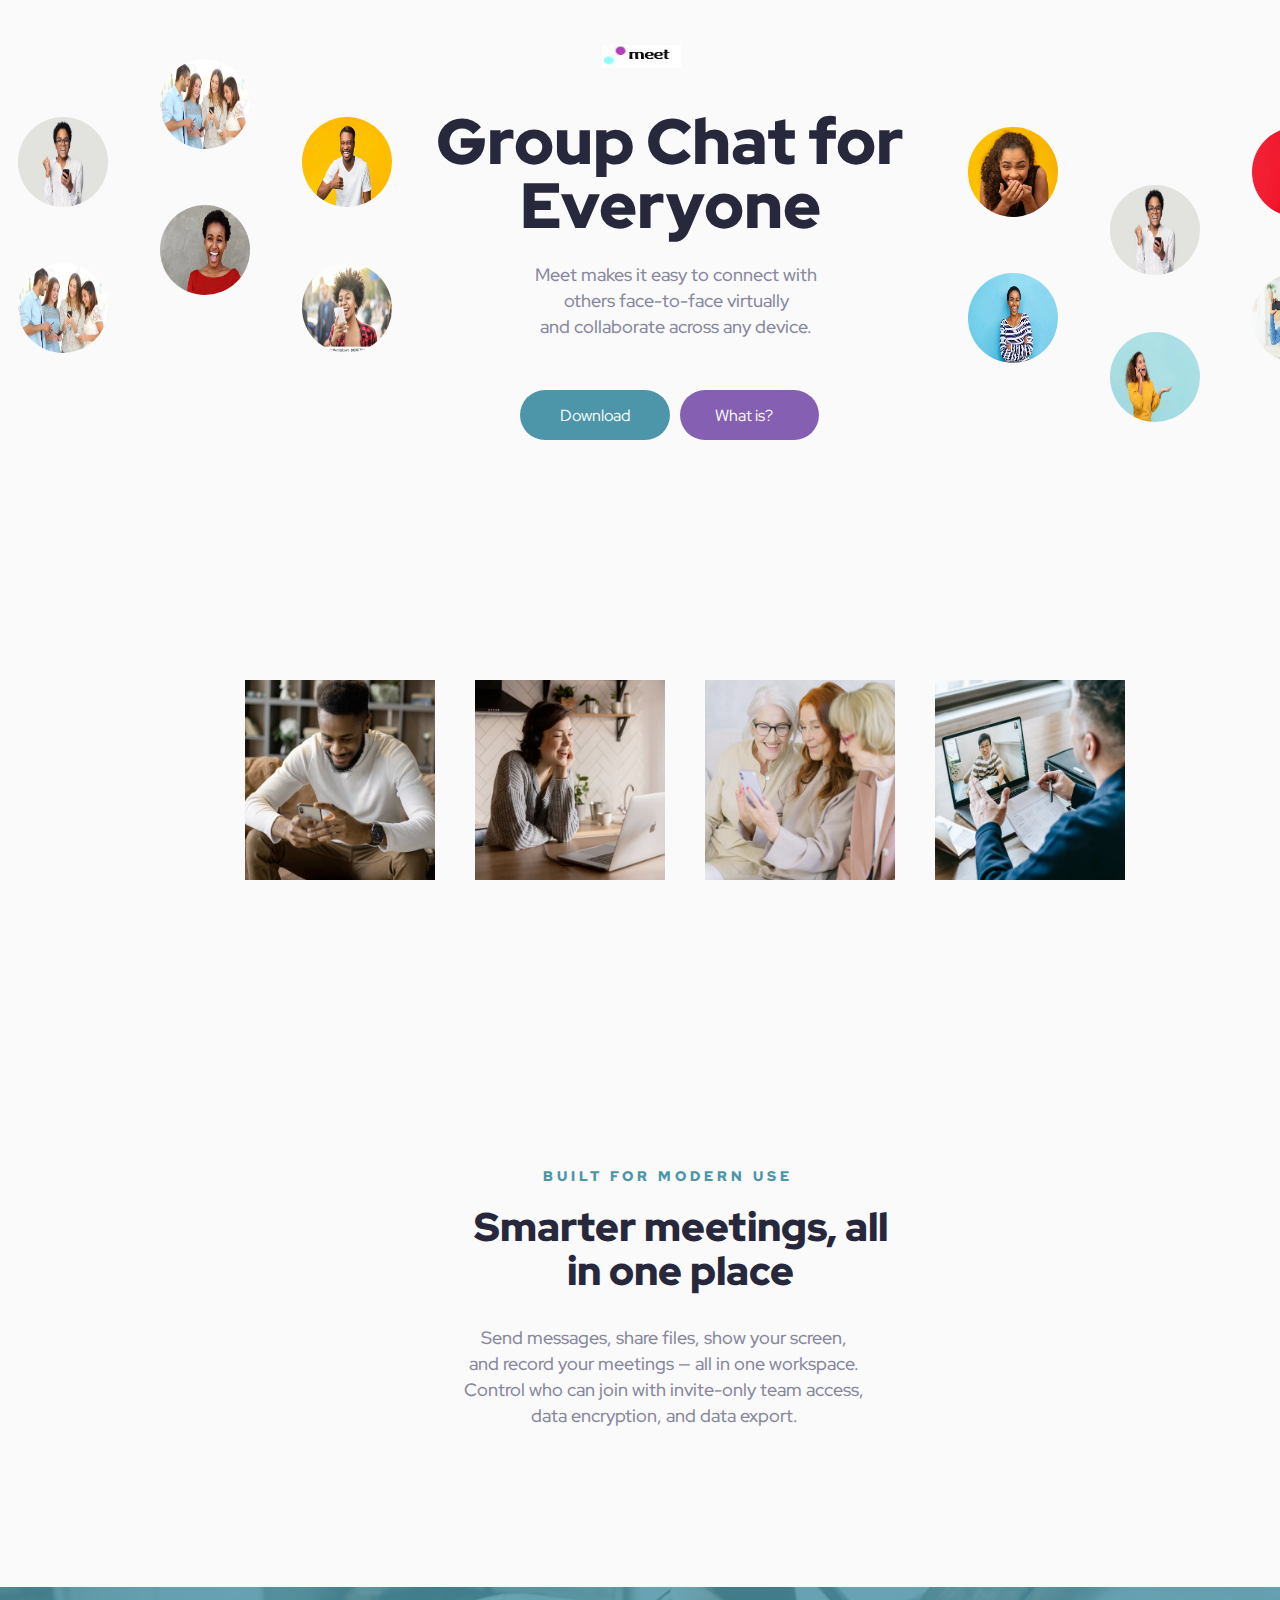
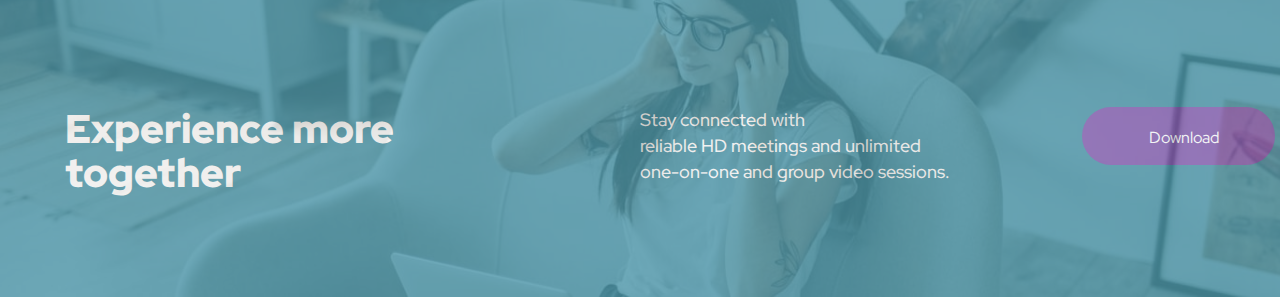
<file: index.htm>
<!DOCTYPE html>
<html>
<head>
	<meta charset="utf-8">
	<meta name="viewport" content="width=device-width, initial-scale=1.0">
	<title>Landing Page</title>
	<link rel="preconnect" href="https://fonts.googleapis.com">
	<link rel="preconnect" href="https://fonts.gstatic.com" crossorigin>
	<link href="https://fonts.googleapis.com/css2?family=Red+Hat+Display:wght@500;900&display=swap" rel="stylesheet">
	<link rel="stylesheet" type="text/css" href="style.css">
</head>
<body>
	<header>
		<img src="image/logo.jpg" alt="logo" id="logo">
	</header>
	<section class="sec-1">
			<div class="right-image">
				<img src="image/12.jpg" alt="pic 12"id="pic1">
				<img src="image/2.jpg" alt="pic 2"  id="pic2">
				<img src="image/3.jpg" alt="pic 3"  id="pic3">
				<img src="image/4.jpg" alt="pic 4"  id="pic4">
				<img src="image/5.jpg" alt="pic 5"  id="pic5">
				<img src="image/6.jpg" alt="pic 6"  id="pic6">
			</div>

			<div class="title">
				<h1 id="main-title"> Group Chat for Everyone</h1>
				<p id="sub-title">Meet makes it easy to connect with <br> others face-to-face virtually <br>
				and collaborate across any device.</p>
				<a href="#" id="Download"><span>Download</span></a>
				<a href="#" id="What"><span>What is?</span></a>
			</div>

			<div class="left-image">
				<img src="image/9.jpg"  alt="pic 9"   id="pic9">
				<img src="image/11.jpg" alt="pic 11"  id="pic11" >
				<img src="image/12.jpg" alt="pic 12"  id="pic12" >
				<img src="image/13.jpg" alt="pic 12"  id="pic13" >
				<img src="image/14.jpg" alt="pic 12"  id="pic14" >
				<img src="image/15.jpg" alt="pic 12"  id="pic15" >
			</div>
	</section>
	<section class="sec-2">
			<img src="image/man.jpg" alt="man" id="man">
			<img src="image/woman.jpg" alt="woman" id="woman">
			<img src="image/old.jpg" alt="old" id="old">
			<img src="image/meet.jpg" alt="meet" id="meet">
	</section>

	<section class="sec-3">
		<h2 id="middle-title">Built for modern use</h2>
		<h3 id="mid">Smarter meetings, all in one place</h3>
		<p id="para">Send messages, share files, show your screen,<br> and record your meetings — all in one workspace.<br> Control who can join with invite-only team access,<br> data encryption, and data export.</p>
	</section>
	<footer class="foot">
			<h4 id="foot-head">Experience more together</h4>
			<p id="foot-par">Stay connected with<br>reliable HD meetings and unlimited<br> one-on-one and group video sessions.</p>
			<div class="footer-button">
				<a href="#" id="footer-button"><span>Download</span></a>
			</div>
			<div class="image">
				<img src="image/image-footer.jpg" width="500" id="footer-image">
			</div>
	</footer>
</body>
</html>
</file>
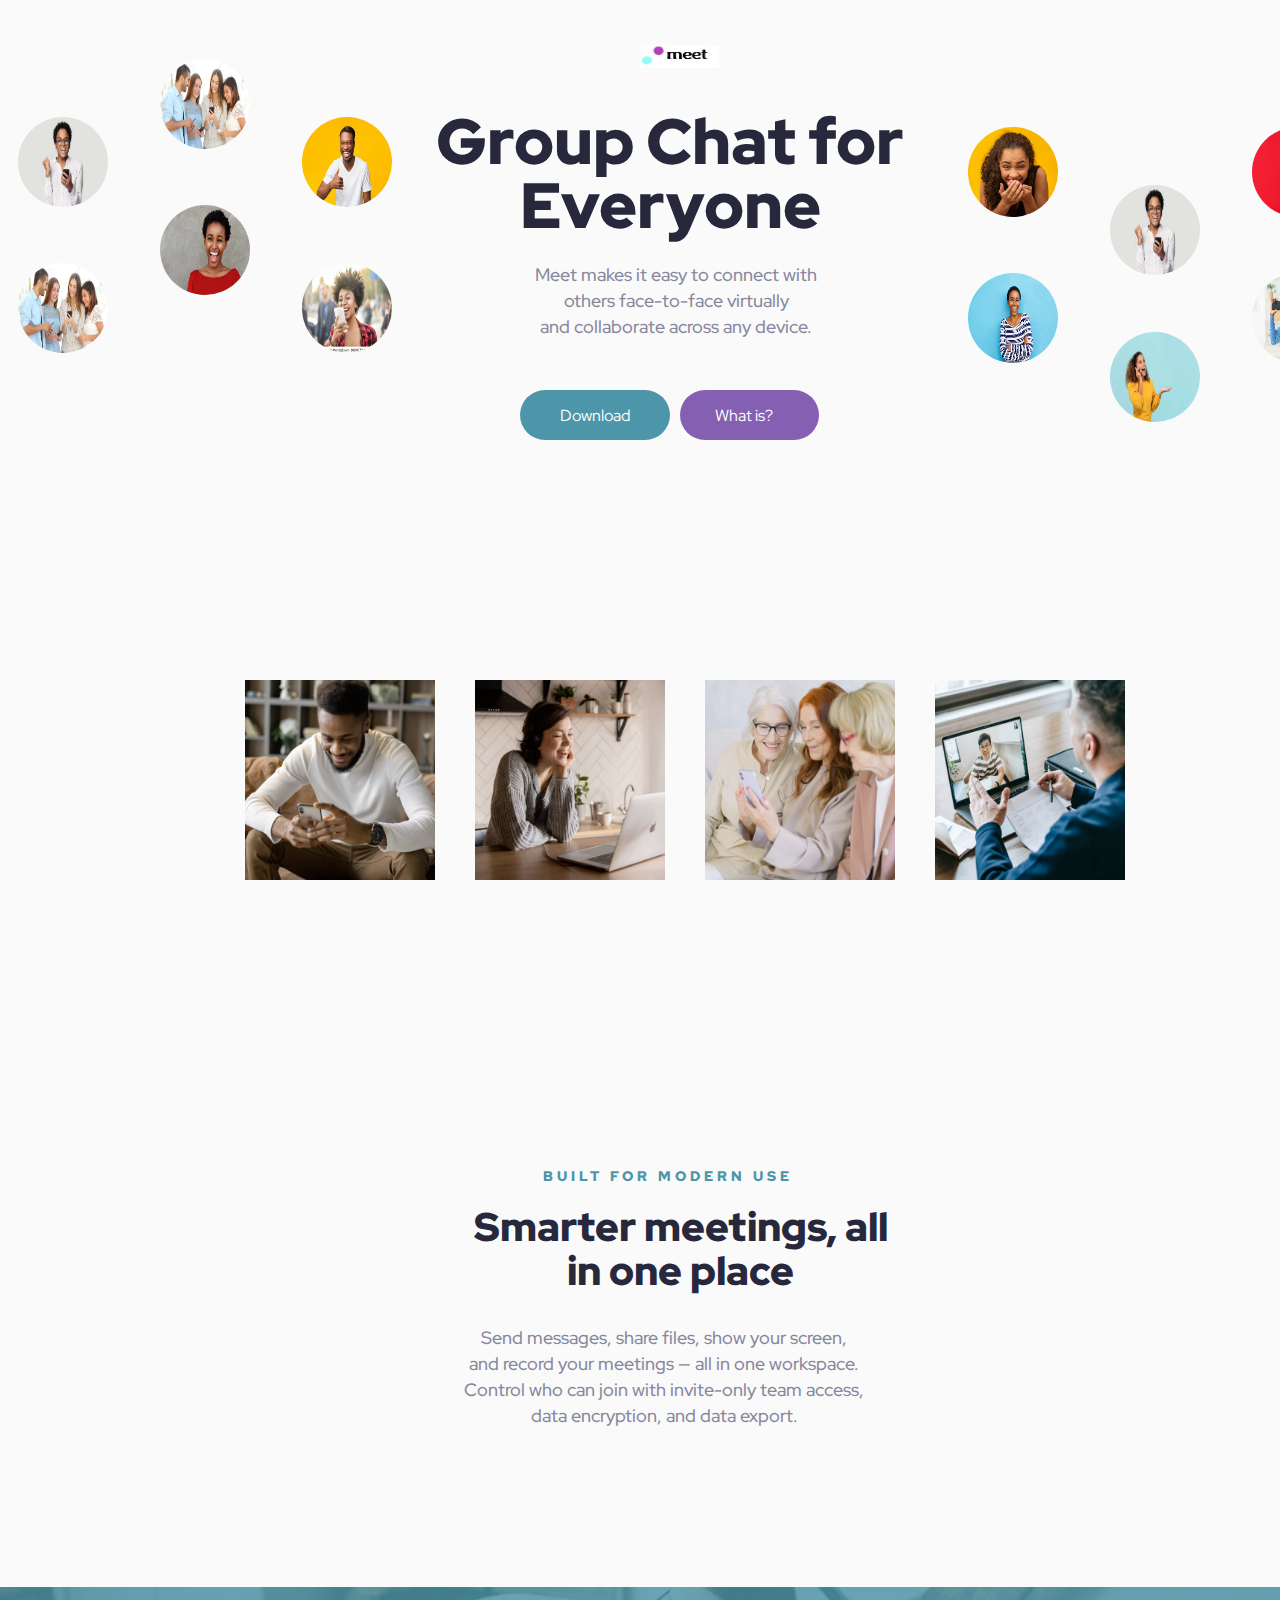
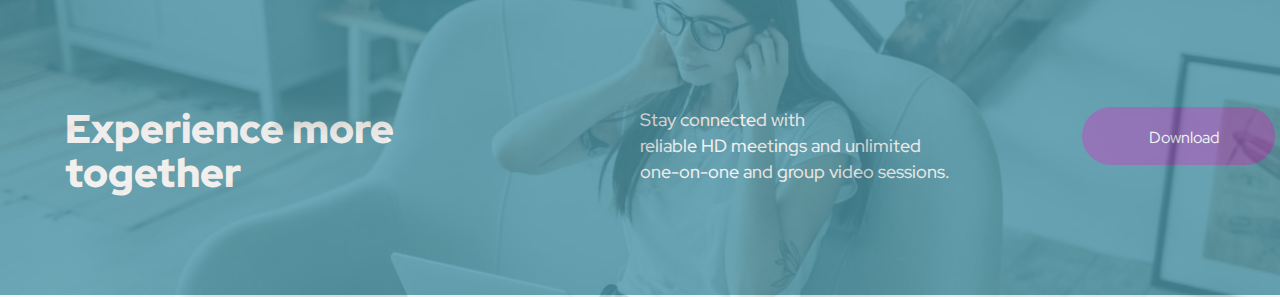
<file: desktop_active.html>
<!DOCTYPE html>
<html>
<head>
	<meta charset="utf-8">
	<meta name="viewport" content="width=device-width, initial-scale=1.0">
	<title>Landing Page</title>
	<link rel="preconnect" href="https://fonts.googleapis.com">
	<link rel="preconnect" href="https://fonts.gstatic.com" crossorigin>
	<link href="https://fonts.googleapis.com/css2?family=Red+Hat+Display:wght@500;900&display=swap" rel="stylesheet">
	<link rel="stylesheet" type="text/css" href="main.css">
</head>
<body>
	<header>
		<img src="image/logo.jpg" alt="logo" id="logo">
	</header>
	<section class="sec-1">
			<div class="right-image">
				<img src="image/12.jpg" alt="pic 12"id="pic1">
				<img src="image/2.jpg" alt="pic 2"  id="pic2">
				<img src="image/3.jpg" alt="pic 3"  id="pic3">
				<img src="image/4.jpg" alt="pic 4"  id="pic4">
				<img src="image/5.jpg" alt="pic 5"  id="pic5">
				<img src="image/6.jpg" alt="pic 6"  id="pic6">
			</div>

			<div class="title">
				<h1 id="main-title"> Group Chat for Everyone</h1>
				<p id="sub-title">Meet makes it easy to connect with <br> others face-to-face virtually <br>
				and collaborate across any device.</p>
				<a href="#" id="Download"><span>Download</span></a>
				<a href="#" id="What"><span>What is?</span></a>
			</div>

			<div class="left-image">
				<img src="image/9.jpg"  alt="pic 9"   id="pic9">
				<img src="image/11.jpg" alt="pic 11"  id="pic11" >
				<img src="image/12.jpg" alt="pic 12"  id="pic12" >
				<img src="image/13.jpg" alt="pic 12"  id="pic13" >
				<img src="image/14.jpg" alt="pic 12"  id="pic14" >
				<img src="image/15.jpg" alt="pic 12"  id="pic15" >
			</div>
	</section>
	<section class="sec-2">
			<img src="image/man.jpg" alt="man" id="man">
			<img src="image/woman.jpg" alt="woman" id="woman">
			<img src="image/old.jpg" alt="old" id="old">
			<img src="image/meet.jpg" alt="meet" id="meet">
	</section>

	<section class="sec-3">
		<h2 id="middle-title">Built for modern use</h2>
		<h3 id="mid">Smarter meetings, all in one place</h3>
		<p id="para">Send messages, share files, show your screen,<br> and record your meetings — all in one workspace.<br> Control who can join with invite-only team access,<br> data encryption, and data export.</p>
	</section>
	<footer class="foot">
			<h4 id="foot-head">Experience more together</h4>
			<p id="foot-par">Stay connected with<br>reliable HD meetings and unlimited<br> one-on-one and group video sessions.</p>
			<div class="footer-button">
				<a href="#" id="footer-button"><span>Download</span></a>
			</div>
			<div class="image">
				<img src="image/image-footer.jpg" width="500" id="footer-image">
			</div>
	</footer>
</body>
</html>
</file>
<file: style.css>
*{
	margin: 0;
	padding: 0;
	box-sizing: border-box;
}
html,body{
	font-size: 16px;
	font-family: "Red Hat Display", sans-serif;
	background-color: #FAFAFA;
	margin: 0;
	padding: 0;
	overflow-x:hidden;

}
.body{
	width: 100%;
	height: 100vh;
	overflow-x: hidden;
}
header{
	position: absolute;
	display: flex;
	width:100%;
	height: 28px;
	top:5%;
	left:47%;
}
#logo{
	width: 79px;
	height:23px;
}
.sec-1{
	position: absolute;
	display: flex;
	width: 1504px;
	height: 358px;
}
.sec-1 , .right-image{
	position: absolute;
	display: flex;
	width: 110px;
	height: 110px;
}

.title{
	position: absolute;
	display: flex;
	top:110px;
	left:400px;
	width: 540px;
	height: 304px;
}
#main-title{
	position: absolute;
	display: flex;
	font-family: 'Red Hat Display';
	font-style: normal;
	font-weight: 900;
	font-size: 64px;
	line-height: 64px;
	text-align: center;
	color: #28283D;
}
#sub-title{
	position: absolute;
	display: flex;
	top:50%;
	left:25%;
	font-family: 'Red Hat Display';
	font-style: normal;
	font-weight: 500;
	font-size: 18px;
	line-height: 26px;
	text-align: center;
	color: #87879D;
}
#Download{
	position: absolute;
	display: flex;
	width:150px;
	height:50px;
	left:120px;
	top: 280px;
	text-align: center;
	background-color: #4D96A9;
	border-radius: 100px;
	text-decoration: none;
}
#Download span{
	color: white;
	text-decoration: none;
	display: flex;
	top: 30%;
	margin:15px auto;
}
#Download:hover{
	background-color:#8FE3F9;
	cursor: pointer;
}
#What{
	position: absolute;
	width: 139px;
	height:50px;
	left:280px;
	top: 280px;
	background-color:#855FB1;
	border-radius: 100px;
	color: white;
	text-decoration: none;
}
#What:hover{
	background-color:#6a5acd;
	cursor: pointer;
}
#What span{
	display: flex;
	margin: 15px 35px auto;
	
}
.sec-1 , .left-image{
	position: absolute;
	display: flex;
	width: 110px;
	height: 110px;
}
#pic1{
	position: absolute;
	border-radius: 100px;
	left: -32px;
	top: 227.23px;
	width: 90px;
	height:90px;
}
#pic2{
	position: absolute;
	border-radius: 100px;
	left: -32px;
	top: 373.32px;
	width: 90px;
	height: 90px;
}
#pic3{
	position: absolute;
	border-radius: 100px;
	left: 110px;
	top: 169px;
	width: 90px;
	height: 90px;
}
#pic4{
	position: absolute;
	border-radius: 100px;
	left: 110px;
	top: 315.09px;
	width: 90px;
	height: 90px;
}
#pic5{
	position: absolute;
	border-radius: 100px;
	left: 252px;
	top: 227.23px;
	width: 90px;
	height: 90px;
}
#pic6{
	position: absolute;
	border-radius: 100px;
	top:373.32px;
	left:252px;
	width: 90px;
	height: 90px;
}
#pic9{
	position: absolute;
	width: 90px;
	height:90px;
	left: 1078px;
	top: 227.23px;
	border-radius: 100px;

}
#pic11{
	position: absolute;
	border-radius: 100px;
	top:35%;
	left: 1078px;
	top: 373.32px;
	height: 90px;
	width: 90px;
}
#pic12{
	position: absolute;
	border-radius: 100px;
	left: 1220px;
	top: 285.45px;
	width: 90px;
	height: 90px;
}
#pic13{
	position: absolute;
	border-radius: 100px;
	width: 90px;
	height:90px;
	left: 1220px;
	top: 431.55px
}
#pic14{
	position: absolute;
	border-radius: 100px;
	left: 1362px;
	top: 227.23px;
	width: 90px;
	height: 90px;
}
#pic15{
	position: absolute;
	border-radius: 100px;
	left: 1362px;
	top: 373.32px;
	width:90px;
	height:90px;
}
.right-image{
	position: absolute;
	display: flex;
	top: -110px;
	left: 50px;
}
.left-image{
	position: absolute;
	display: flex;
	top:-100px;
	right:110px;
}
.sec-2{
	position: absolute;
	display: flex;
	left: 195px;
	top: 600px;
}
#man{
	position: absolute;
	width:190px;
	height:200px;
	left:50px;
	top:80px;
}
#woman{
	position: absolute;
	width:190px;
	height:200px;
	left:280px;
	top:80px;
}
#old{
	position: absolute;
	width:190px;
	height:200px;
	left:510px;
	top:80px;
}
#meet{
	position: absolute;
	width:190px;
	height:200px;
	left:740px;
	top:80px;
}

.sec-3{
	position: absolute;
	display: flex;
	width: 540px;
	height: 240px;
	left: 410px;
	top: 1163px;
}
#middle-title{
	height: 26px;
	left: 24.63%;
	right: 25%;
	top: calc(50% - 26px/2 - 107px);
	position: absolute;
	display: flex;
	font-family: 'Red Hat Display';
	font-style: normal;
	font-weight: 900;
	font-size:14px;
	line-height: 26px;
	letter-spacing: 4px;
	text-transform: uppercase;
	color: #4D96A9;
}

#mid{
	position: absolute;
	display: flex;
	font-family: 'Red Hat Display';
	font-style: normal;
	font-weight: 900;
	font-size: 40px;
	line-height: 44px;
	text-align: center;
	color: #28283D;
	left: 8.89%;
	right: 8.7%;
	top: 17.5%;
	bottom: 45.83%;
}
#para{
	position: absolute;
	display: flex;
	left: 10%;
	right: 0%;
	top: 67.5%;
	bottom: 0%;
	font-family: 'Red Hat Display';
	font-style: normal;
	font-weight: 500;
	font-size: 18px;
	line-height: 26px;
	text-align: center;
	color: #87879D;
}

footer{
	position: absolute;
	display: flex;
	width:100%;
	height: 310px;
	left: 0px;
	top: 1587px;
	background-color:#4D96A9;
}
#foot-head{
	position: absolute;
	display: flex;
	width: 350px;
	height: 88px;
	left: 65px;
	top:120px;
	font-family: 'Red Hat Display';
	font-style: normal;
	font-weight: 900;
	font-size: 40px;
	line-height: 44px;
	color: #FAFAFA;	
}
#foot-par{
	position: absolute;
	width: 350px;
	height: 78px;
	left: 640px;
	top:120px;
	font-family: 'Red Hat Display';
	font-style: normal;
	font-weight: 500;
	font-size: 18px;
	line-height: 26px;
	color: #FAFAFA;
}
.footer-button{
	position: absolute;
	text-align: center;
	width: 193px;
	height: 58px;
	left: 1082px;
	top:120px;
	background-color:#855FB1;
	border-radius: 100px;

}
.footer-button span{
	position: absolute;
	color: white;
	margin:20px -30px auto;
	color: white;
}
#footer-button:hover{
	background-color:#D9B8FF;
	cursor: pointer;	
}
#footer-image{
	position: absolute;
	display: flex;
	align-items: center;
	left:0px;
	height: 310px;
	width:1347px;
	opacity:0.2;
}


/**Medai queries-Tablet**/
@media (max-width: 768px){
	html{
		font-size: 55%;
	}

	header{
	position: absolute;
	display: flex;
	width:119px;
	height: 28px;
	top:5%;
	left:47%;
}
#logo{
	width: 79px;
	height:23px;
}
	.sec-1{
	position: absolute;
	display: flex;
	width: 100%px;
	height: 303px;
	left: -26px;
	top: 140px;
}
.right-image{
	position: absolute;
	left:120px;
	top:-200px;
}
.left-image{
	position: absolute;
	left:-710px;
	top:-200px;
}
.title{
	position: absolute;
	align-items: center;
	left: 155px;
	top:300px;
}

#main-title{
	position: absolute;
	display: flex;
	font-family: 'Red Hat Display';
	font-style: normal;
	font-weight: 900;
	font-size: 48px;
	line-height:48px;
	text-align: center;
	color: #28283D;
}
#sub-title{
	position: absolute;
	display: flex;
	top:70%;
	left:25%;
	font-family: 'Red Hat Display';
	font-style: normal;
	font-weight: 500;
	font-size:16px;
	line-height: 26px;
	text-align: center;
	color: #87879D;
}
#pic1{
	position: absolute;
	border-radius: 100px;
	width: 70px;
	height:70px;
	margin-left:-30px;
}
#pic2{
	position: absolute;
	border-radius: 100px;
	width: 70px;
	height: 70px;
	margin-left:-30px;
}
#pic3{
	position: absolute;
	border-radius: 100px;
	width: 70px;
	height: 70px;
	margin-left: -50px;
}
#pic4{
	position: absolute;
	border-radius: 100px;
	width: 70px;
	height: 70px;
	margin-left: -50px;
}
#pic5{
	position: absolute;
	border-radius: 100px;
	width: 70px;
	height: 70px;
	margin-left:-80px;
}
#pic6{
	position: absolute;
	border-radius: 100px;
	width: 70px;
	height: 70px;
	margin-left:-80px;
}
#pic9{
	position: absolute;
	width: 70px;
	height: 70px;
	border-radius: 100px;
	top:180px;
	margin-left:35px;
}
#pic11{
	position: absolute;
	border-radius: 100px;
	width: 70px;
	height: 70px;
	top:320px;
	margin-left:35px;
}
#pic12{
	position: absolute;
	border-radius: 100px;
	width: 70px;
	height: 70px;
	top:230px;
	right:-50px;
	margin-left:20px;
}
#pic13{
	position: absolute;
	border-radius: 100px;
	width: 70px;
	height: 70px;
	top: 370px;
	right:50%;
	margin-left:20px;
}
#pic14{
	position: absolute;
	border-radius: 100px;
	width: 70px;
	height: 70px;
	top: 170px;
	margin-right:80px;
}
#pic15{
	position: absolute;
	border-radius: 100px;
	width: 70px;
	height: 70px;
	top: 320px;
	margin-right:80px;
}
#Download{
	position: absolute;
	display: flex;
	width:120px;
	height:40px;
	left:150px;
	top:300px;
	text-align: center;
	background-color: #4D96A9;
	border-radius: 100px;
	text-decoration: none;
}
#Download span{
	color: white;
	text-decoration: none;
	display: flex;
	font-size: 10px;
	top: 30%;
	margin:12px auto;
}
#Download:hover{
	background-color:#8FE3F9;
	cursor: pointer;
}
#What{
	position: absolute;
	width:120px;
	height:40px;
	left:280px;
	top:300px;
	background-color:#855FB1;
	border-radius: 100px;
	color: white;
	text-decoration: none;
}
#What:hover{
	background-color:#6a5acd;
	cursor: pointer;
}
#What span{
	display: flex;
	font-size: 10px;
	margin: 15px 40px auto;
	
}
.sec-2{
	position: absolute;
	display: flex;
	width: 689px;
	height: 156px;
	left: 25px;
	top: 904px;
}
#man{
	position: absolute;
	width: 156px;
	height: 156px;
	left:15px;
	top:80px;
}
#woman{
	position: absolute;
	width: 156px;
	height: 156px;
	left:180px;
	top: 80px;
}
#old{
	position: absolute;
	width: 156px;
	height: 156px;
	left:345px;
	top: 80px;
}
#meet{
	position: absolute;
	width: 156px;
	height: 156px;
	left:510px;
	top: 80px;
}
.sec-3{
	position: absolute;
	display: flex;
	width: 100%;
	height: 428px;
	left: 0px;
	top: 1700px;
}
#middle-title{
	position: absolute;
	display: flex;
	height: 26px;
	left: 28%;
	right: 26.7%;
	top:-450px;
	font-family: 'Red Hat Display';
	font-style: normal;
	font-weight: 900;
	font-size: 16px;
	line-height: 26px;
	letter-spacing: 4px;
	text-transform: uppercase;
	color: #4D96A9;
}

#mid{
	position: absolute;
	display: flex;
	left: 11.34%;
	right: 10.99%;
	top: -400px;
	bottom: 45.83%;
	font-family: 'Red Hat Display';
	font-style: normal;
	font-weight: 900;
	font-size: 40px;
	line-height: 40px;
	text-align: center;
	color: #28283D;
}
#para{
	position: absolute;
	left: 25%;
	right: 0%;
	top:-300px;
	bottom: 0%;
	font-family: 'Red Hat Display';
	font-style: normal;
	font-weight: 500;
	font-size: 16px;
	line-height: 26px;
	text-align: center;
	color: #87879D;
}

footer{
	position: absolute;
	width:100%;
	left: 0;
	align-items: center;
	height: 428px;
	top: 1700px;
	background-color:#4D96A9;
}
#foot-head{
	position: absolute;
	left:25%;
	right: 0%;
	top:20%;
	bottom: 0%;
	font-family: 'Red Hat Display';
	font-style: normal;
	font-weight: 500;
	font-size: 40px;
	line-height:44px;
	text-align: center;
	color: #FAFAFA;
}
#foot-par{
	position: absolute;
	width: 573px;
	height: 52px;
	left:10%;
	top:50%;
	font-family: 'Red Hat Display';
	font-style: normal;
	font-weight: 500;
	font-size: 18px;
	line-height: 26px;
	text-align: center;
	color: #FAFAFA;
}
.footer-button{
	position: absolute;
	text-align: center;
	width: 150px;
	height:50px;
	left:38%;
	top:80%;
	background-color:#B18BDD;
	border-radius: 100px;

}
.footer-button span{
	position: absolute;
	color: white;
	margin:20px -25px auto;
	color: white;
}
#footer-button:hover{
	background-color: white;
	cursor: pointer;
}
.image, #footer-image{
	position: absolute;
	left: 0;
	width:100%;
	height: 428px;
}
}


/**Mobile**/
@media (max-width:508px) and (min-width: 375PX){
	header{
	position: absolute;
	display: flex;
	width:119px;
	height: 28px;
	top:5%;
	left:40%;
}
#logo{
	width: 79px;
	height:23px;
}
.sec-1{
	position: absolute;
	display: flex;
	width:50%;
	height:153px;
	left:60px;
	top: 130px;
}
.right-image{
	position: absolute;
	left:90px;
	top: -170px;
}
.left-image{
	position: absolute;
	right:805px;
	top: -180px;
}

#pic1{
	position: absolute;
	border-radius: 100px;
	width:50px;
	height:50px;
	margin-left:-70px;
}
#pic2{
	position: absolute;
	border-radius: 100px;
	width:50px;
	height:50px;
	margin-left:-70px;
	margin-top: -50px;
}
#pic3{
	position: absolute;
	border-radius: 100px;
	width:50px;
	height:50px;
	margin-left:-150px;
}
#pic4{
	position: absolute;
	border-radius: 100px;
	width:50px;
	height:50px;
	margin-left:-150px;
	margin-top: -50px;
}
#pic5{
	position: absolute;
	border-radius: 100px;
	width:50px;
	height:50px;
	margin-left:-220px;
}
#pic6{
	position: absolute;
	border-radius: 100px;
	width:50px;
	height:50px;
	margin-left:-220px;
	margin-top: -50px;
}
#pic9{
	position: absolute;
	width:50px;
	height:50px;
	border-radius: 100px;
	top:178px;
	margin-left:-180px;
}
#pic11{
	position: absolute;
	border-radius: 100px;
	width:50px;
	height:50px;
	top:260px;
	margin-left:-180px;
}
#pic12{
	position: absolute;
	border-radius: 100px;
	width:50px;
	height:50px;
	top:230px;
	right:-50px;
	margin-left:-255px;
}
#pic13{
	position: absolute;
	border-radius: 100px;
	width:50px;
	height:50px;
	top: 320px;
	right:50%;
	margin-left:-255px;
}
#pic14{
	position: absolute;
	border-radius: 100px;
	width:50px;
	height:50px;
	top: 170px;
	margin-left:-337px;
}
#pic15{
	position: absolute;
	border-radius: 100px;
	width:50px;
	height:50px;
	top:270px;
	margin-left:-337px;
}
.title{
	position: absolute;
	align-items: center;
	left: -165px;
	top:300px;
}

#main-title{
	position: absolute;
	width: 327px;
	height: 88px;
	left:180px;
	top:80px;
	font-family: 'Red Hat Display';
	font-style: normal;
	font-weight: 900;
	font-size: 40px;
	line-height: 44px;
	text-align: center;
	color: #28283D;
}
#sub-title{
	position: absolute;
	width: 327px;
	height: 78px;
	left:210px;
	top: 200px;
	font-family: 'Red Hat Display';
	font-style: normal;
	font-weight: 500;
	font-size: 16px;
	line-height: 26px;
	text-align: center;
	color: #87879D;
}
#Download{
	position: absolute;
	display: flex;
	width:120px;
	height:40px;
	left:280px;
	top:300px;
	text-align: center;
	background-color: #4D96A9;
	border-radius: 100px;
	text-decoration: none;
}
#What{
	position: absolute;
	width:120px;
	height:40px;
	left:280px;
	top:350px;
	background-color:#855FB1;
	border-radius: 100px;
	color: white;
	text-decoration: none;
}
.sec-2{
	position: absolute;
	align-items: center;
	display: grid;
	width:327px;
	height:310px;
	left:70px;
	top:1104px;
}
#man{
	position: absolute;
	width:150px;
	height:150px;
}
#woman{
	position: absolute;
	width:150px;
	height:150px;
	left:180px;
}
#old{
	position: absolute;
	width:150px;
	height:150px;
	top: 248px;
	left: 15px;
}
#meet{
	position: absolute;
	width:150px;
	height:150px;
	top: 248px;
	left:180px;
}
.sec-3{
	position: absolute;
	display: flex;
	width: 100%;
	height: 428px;
	top: 1990px;
}
#middle-title{
	position: absolute;
	display: flex;
	height: 26px;
	left:150px;
	top:-450px;
	font-family: 'Red Hat Display';
	font-style: normal;
	font-weight: 900;
	font-size:10px;
	line-height:22px;
	letter-spacing:2px;
	text-transform: uppercase;
	color: #4D96A9;
}

#mid{
	position: absolute;
	display: flex;
	left:50px;
	top: -400px;
	bottom: 45.83%;
	font-family: 'Red Hat Display';
	font-style: normal;
	font-weight: 900;
	font-size: 30px;
	line-height: 40px;
	text-align: center;
	color: #28283D;
}
#para{
	position: absolute;
	left:15%;
	right: 0%;
	top:-280px;
	bottom: 0%;
	font-family: 'Red Hat Display';
	font-style: normal;
	font-weight: 500;
	font-size: 15px;
	line-height: 26px;
	text-align: center;
	color: #87879D;
}

footer{
	position: absolute;
	display: flex;
	width:100%;
	height: 540px;
	left:0px;
	align-items: center;
	height: 328px;
	top:2090px;
	background-color:#4D96A9;
}
#foot-head{
	position: absolute;
	left:65px;
	top:20%;
	bottom: 0%;
	font-family: 'Red Hat Display';
	font-style: normal;
	font-weight: 900;
	font-size: 32px;
	line-height:36px;
	text-align: center;
	color: #FAFAFA;
}
#foot-par{
	position: absolute;
	width:150px;
	height: 52px;
	margin-left:105px;
	top:45%;
	font-family: 'Red Hat Display';
	font-style: normal;
	font-weight: 500;
	font-size: 15px;
	line-height:20px;
	text-align: center;
	color: #FAFAFA;
}
.footer-button{
	position: absolute;
	text-align: center;
	width: 150px;
	height:50px;
	left:30%;
	top:80%;
	background-color:#B18BDD;
	border-radius: 100px;

}
.footer-button span{
	position: absolute;
	color: white;
	margin:12px -40px auto;
	color: white;
}
#footer-button:hover{
	background-color: white;
	cursor: pointer;
}
.image, #footer-image{
	position: absolute;
	left: 0;
	width:100%;
	height: 328px;;
}
}
</file>
<file: main.css>
*{
	margin: 0;
	padding: 0;
	box-sizing: border-box;
}
html{
	font-size: 16px;
	font-family: "Red Hat Display", sans-serif;
	background-color: #FAFAFA;
}
.body{
	width: 100%;
	min-height: 100vh;
	overflow-x: hidden;
}
header{
	position: absolute;
	display: flex;
	width:119px;
	height: 28px;
	top:5%;
	left: 50%;
}
#logo{
	width: 79px;
	height:23px;
}
.sec-1{
	position: absolute;
	display: flex;
	width: 1504px;
	height: 358px;
}
.sec-1 , .right-image{
	position: absolute;
	display: flex;
	width: 110px;
	height: 110px;
}

.title{
	position: absolute;
	display: flex;
	top:110px;
	left:400px;
	width: 540px;
	height: 304px;
}
#main-title{
	position: absolute;
	display: flex;
	font-family: 'Red Hat Display';
	font-style: normal;
	font-weight: 900;
	font-size: 64px;
	line-height: 64px;
	text-align: center;
	color: #28283D;
}
#sub-title{
	position: absolute;
	display: flex;
	top:50%;
	left:25%;
	font-family: 'Red Hat Display';
	font-style: normal;
	font-weight: 500;
	font-size: 18px;
	line-height: 26px;
	text-align: center;
	color: #87879D;
}
#Download{
	position: absolute;
	display: flex;
	width:150px;
	height:50px;
	left:120px;
	top: 280px;
	text-align: center;
	background-color: #4D96A9;
	border-radius: 100px;
	text-decoration: none;
}
#Download span{
	color: white;
	text-decoration: none;
	display: flex;
	top: 30%;
	margin:15px auto;
}
#Download:hover{
	background-color:#8FE3F9;
	cursor: pointer;
}
#What{
	position: absolute;
	width: 139px;
	height:50px;
	left:280px;
	top: 280px;
	background-color:#855FB1;
	border-radius: 100px;
	color: white;
	text-decoration: none;
}
#What:hover{
	background-color:#6a5acd;
	cursor: pointer;
}
#What span{
	display: flex;
	margin: 15px 35px auto;
	
}
.sec-1 , .left-image{
	position: absolute;
	display: flex;
	width: 110px;
	height: 110px;
}
#pic1{
	position: absolute;
	border-radius: 100px;
	left: -32px;
	top: 227.23px;
	width: 90px;
	height:90px;
}
#pic2{
	position: absolute;
	border-radius: 100px;
	left: -32px;
	top: 373.32px;
	width: 90px;
	height: 90px;
}
#pic3{
	position: absolute;
	border-radius: 100px;
	left: 110px;
	top: 169px;
	width: 90px;
	height: 90px;
}
#pic4{
	position: absolute;
	border-radius: 100px;
	left: 110px;
	top: 315.09px;
	width: 90px;
	height: 90px;
}
#pic5{
	position: absolute;
	border-radius: 100px;
	left: 252px;
	top: 227.23px;
	width: 90px;
	height: 90px;
}
#pic6{
	position: absolute;
	border-radius: 100px;
	top:373.32px;
	left:252px;
	width: 90px;
	height: 90px;
}
#pic9{
	position: absolute;
	width: 90px;
	height:90px;
	left: 1078px;
	top: 227.23px;
	border-radius: 100px;

}
#pic11{
	position: absolute;
	border-radius: 100px;
	top:35%;
	left: 1078px;
	top: 373.32px;
	height: 90px;
	width: 90px;
}
#pic12{
	position: absolute;
	border-radius: 100px;
	left: 1220px;
	top: 285.45px;
	width: 90px;
	height: 90px;
}
#pic13{
	position: absolute;
	border-radius: 100px;
	width: 90px;
	height:90px;
	left: 1220px;
	top: 431.55px
}
#pic14{
	position: absolute;
	border-radius: 100px;
	left: 1362px;
	top: 227.23px;
	width: 90px;
	height: 90px;
}
#pic15{
	position: absolute;
	border-radius: 100px;
	left: 1362px;
	top: 373.32px;
	width:90px;
	height:90px;
}
.right-image{
	position: absolute;
	display: flex;
	top: -110px;
	left: 50px;
}
.left-image{
	position: absolute;
	display: flex;
	top:-100px;
	right:110px;
}
.sec-2{
	position: absolute;
	display: flex;
	left: 195px;
	top: 600px;
}
#man{
	position: absolute;
	width:190px;
	height:200px;
	left:50px;
	top:80px;
}
#woman{
	position: absolute;
	width:190px;
	height:200px;
	left:280px;
	top:80px;
}
#old{
	position: absolute;
	width:190px;
	height:200px;
	left:510px;
	top:80px;
}
#meet{
	position: absolute;
	width:190px;
	height:200px;
	left:740px;
	top:80px;
}

.sec-3{
	position: absolute;
	display: flex;
	width: 540px;
	height: 240px;
	left: 410px;
	top: 1163px;
}
#middle-title{
	height: 26px;
	left: 24.63%;
	right: 25%;
	top: calc(50% - 26px/2 - 107px);
	position: absolute;
	display: flex;
	font-family: 'Red Hat Display';
	font-style: normal;
	font-weight: 900;
	font-size:14px;
	line-height: 26px;
	letter-spacing: 4px;
	text-transform: uppercase;
	color: #4D96A9;
}

#mid{
	position: absolute;
	display: flex;
	font-family: 'Red Hat Display';
	font-style: normal;
	font-weight: 900;
	font-size: 40px;
	line-height: 44px;
	text-align: center;
	color: #28283D;
	left: 8.89%;
	right: 8.7%;
	top: 17.5%;
	bottom: 45.83%;
}
#para{
	position: absolute;
	display: flex;
	left: 10%;
	right: 0%;
	top: 67.5%;
	bottom: 0%;
	font-family: 'Red Hat Display';
	font-style: normal;
	font-weight: 500;
	font-size: 18px;
	line-height: 26px;
	text-align: center;
	color: #87879D;
}

footer{
	position: absolute;
	display: flex;
	width:100%;
	height: 308px;
	left: 0px;
	top: 1587px;
	background-color:#4D96A9;
}
#foot-head{
	position: absolute;
	display: flex;
	width: 350px;
	height: 88px;
	left: 65px;
	top:120px;
	font-family: 'Red Hat Display';
	font-style: normal;
	font-weight: 900;
	font-size: 40px;
	line-height: 44px;
	color: #FAFAFA;	
}
#foot-par{
	position: absolute;
	width: 350px;
	height: 78px;
	left: 640px;
	top:120px;
	font-family: 'Red Hat Display';
	font-style: normal;
	font-weight: 500;
	font-size: 18px;
	line-height: 26px;
	color: #FAFAFA;
}
.footer-button{
	position: absolute;
	text-align: center;
	width: 193px;
	height: 58px;
	left: 1082px;
	top:120px;
	background-color:#855FB1;
	border-radius: 100px;

}
.footer-button span{
	position: absolute;
	color: white;
	margin:20px -30px auto;
	color: white;
}
#footer-button:hover{
	background-color:#D9B8FF;
	cursor: pointer;	
}
#footer-image{
	position: absolute;
	display: flex;
	align-items: center;
	left:0px;
	height: 310px;
	width:1347px;
	opacity:0.2;
}


/**Medai queries-Tablet**/
@media (max-width: 768px){
	html{
		font-size: 55%;
	}

	header{
	position: absolute;
	display: flex;
	width:119px;
	height: 28px;
	top:5%;
	left: 50%;
}
#logo{
	width: 79px;
	height:23px;
}
	.sec-1{
	position: absolute;
	display: flex;
	width: 100%px;
	height: 303px;
	left: -26px;
	top: 140px;
}
.right-image{
	position: absolute;
	left:120px;
	top:-200px;
}
.left-image{
	position: absolute;
	left:-710px;
	top:-200px;
}
.title{
	position: absolute;
	align-items: center;
	left: 155px;
	top:300px;
}

#main-title{
	position: absolute;
	display: flex;
	font-family: 'Red Hat Display';
	font-style: normal;
	font-weight: 900;
	font-size: 48px;
	line-height:48px;
	text-align: center;
	color: #28283D;
}
#sub-title{
	position: absolute;
	display: flex;
	top:70%;
	left:25%;
	font-family: 'Red Hat Display';
	font-style: normal;
	font-weight: 500;
	font-size:16px;
	line-height: 26px;
	text-align: center;
	color: #87879D;
}
#pic1{
	position: absolute;
	border-radius: 100px;
	width: 70px;
	height:70px;
	margin-left:-30px;
}
#pic2{
	position: absolute;
	border-radius: 100px;
	width: 70px;
	height: 70px;
	margin-left:-30px;
}
#pic3{
	position: absolute;
	border-radius: 100px;
	width: 70px;
	height: 70px;
	margin-left: -50px;
}
#pic4{
	position: absolute;
	border-radius: 100px;
	width: 70px;
	height: 70px;
	margin-left: -50px;
}
#pic5{
	position: absolute;
	border-radius: 100px;
	width: 70px;
	height: 70px;
	margin-left:-80px;
}
#pic6{
	position: absolute;
	border-radius: 100px;
	width: 70px;
	height: 70px;
	margin-left:-80px;
}
#pic9{
	position: absolute;
	width: 70px;
	height: 70px;
	border-radius: 100px;
	top:180px;
	margin-left:35px;
}
#pic11{
	position: absolute;
	border-radius: 100px;
	width: 70px;
	height: 70px;
	top:320px;
	margin-left:35px;
}
#pic12{
	position: absolute;
	border-radius: 100px;
	width: 70px;
	height: 70px;
	top:230px;
	right:-50px;
	margin-left:20px;
}
#pic13{
	position: absolute;
	border-radius: 100px;
	width: 70px;
	height: 70px;
	top: 370px;
	right:50%;
	margin-left:20px;
}
#pic14{
	position: absolute;
	border-radius: 100px;
	width: 70px;
	height: 70px;
	top: 170px;
	margin-right:80px;
}
#pic15{
	position: absolute;
	border-radius: 100px;
	width: 70px;
	height: 70px;
	top: 320px;
	margin-right:80px;
}
#Download{
	position: absolute;
	display: flex;
	width:120px;
	height:40px;
	left:150px;
	top:300px;
	text-align: center;
	background-color: #4D96A9;
	border-radius: 100px;
	text-decoration: none;
}
#Download span{
	color: white;
	text-decoration: none;
	display: flex;
	top: 30%;
	margin:15px auto;
}
#Download:hover{
	background-color:#8FE3F9;
	cursor: pointer;
}
#What{
	position: absolute;
	width:120px;
	height:40px;
	left:280px;
	top:300px;
	background-color:#855FB1;
	border-radius: 100px;
	color: white;
	text-decoration: none;
}
#What:hover{
	background-color:#6a5acd;
	cursor: pointer;
}
#What span{
	display: flex;
	margin: 17px 40px auto;
	
}
.sec-2{
	position: absolute;
	display: flex;
	width: 689px;
	height: 156px;
	left: 25px;
	top: 904px;
}
#man{
	position: absolute;
	width: 156px;
	height: 156px;
	left:15px;
	top:80px;
}
#woman{
	position: absolute;
	width: 156px;
	height: 156px;
	left:180px;
	top: 80px;
}
#old{
	position: absolute;
	width: 156px;
	height: 156px;
	left:345px;
	top: 80px;
}
#meet{
	position: absolute;
	width: 156px;
	height: 156px;
	left:510px;
	top: 80px;
}
.sec-3{
	position: absolute;
	display: flex;
	width: 100%;
	height: 428px;
	left: 0px;
	top: 1700px;
}
#middle-title{
	position: absolute;
	display: flex;
	height: 26px;
	left: 28%;
	right: 26.7%;
	top:-450px;
	font-family: 'Red Hat Display';
	font-style: normal;
	font-weight: 900;
	font-size: 16px;
	line-height: 26px;
	letter-spacing: 4px;
	text-transform: uppercase;
	color: #4D96A9;
}

#mid{
	position: absolute;
	display: flex;
	left: 11.34%;
	right: 10.99%;
	top: -400px;
	bottom: 45.83%;
	font-family: 'Red Hat Display';
	font-style: normal;
	font-weight: 900;
	font-size: 40px;
	line-height: 40px;
	text-align: center;
	color: #28283D;
}
#para{
	position: absolute;
	left: 25%;
	right: 0%;
	top:-300px;
	bottom: 0%;
	font-family: 'Red Hat Display';
	font-style: normal;
	font-weight: 500;
	font-size: 16px;
	line-height: 26px;
	text-align: center;
	color: #87879D;
}

footer{
	position: absolute;
	width:100%;
	left: 0;
	align-items: center;
	height: 428px;
	top: 1700px;
	background-color:#4D96A9;
}
#foot-head{
	position: absolute;
	left:25%;
	right: 0%;
	top:20%;
	bottom: 0%;
	font-family: 'Red Hat Display';
	font-style: normal;
	font-weight: 500;
	font-size: 40px;
	line-height:44px;
	text-align: center;
	color: #FAFAFA;
}
#foot-par{
	position: absolute;
	width: 573px;
	height: 52px;
	left:10%;
	top:50%;
	font-family: 'Red Hat Display';
	font-style: normal;
	font-weight: 500;
	font-size: 18px;
	line-height: 26px;
	text-align: center;
	color: #FAFAFA;
}
.footer-button{
	position: absolute;
	text-align: center;
	width: 150px;
	height:50px;
	left:38%;
	top:80%;
	background-color:#B18BDD;
	border-radius: 100px;

}
.footer-button span{
	position: absolute;
	color: white;
	margin:20px -25px auto;
	color: white;
}
#footer-button:hover{
	background-color: white;
	cursor: pointer;
}
.image, #footer-image{
	position: absolute;
	left: 0;
	width:100%;
	height: 428px;
}
}


/**Mobile**/
@media (max-width:668px) and (min-width: 375PX){
	header{
	position: absolute;
	display: flex;
	width:119px;
	height: 28px;
	top:5%;
	left:40%;
}
#logo{
	width: 79px;
	height:23px;
}
.sec-1{
	position: absolute;
	display: flex;
	width:50%;
	height:153px;
	left:60px;
	top: 130px;
}
.right-image{
	position: absolute;
	left:90px;
	top: -170px;
}
.left-image{
	position: absolute;
	right:805px;
	top: -180px;
}

#pic1{
	position: absolute;
	border-radius: 100px;
	width:50px;
	height:50px;
	margin-left:-70px;
}
#pic2{
	position: absolute;
	border-radius: 100px;
	width:50px;
	height:50px;
	margin-left:-70px;
	margin-top: -50px;
}
#pic3{
	position: absolute;
	border-radius: 100px;
	width:50px;
	height:50px;
	margin-left:-150px;
}
#pic4{
	position: absolute;
	border-radius: 100px;
	width:50px;
	height:50px;
	margin-left:-150px;
	margin-top: -50px;
}
#pic5{
	position: absolute;
	border-radius: 100px;
	width:50px;
	height:50px;
	margin-left:-220px;
}
#pic6{
	position: absolute;
	border-radius: 100px;
	width:50px;
	height:50px;
	margin-left:-220px;
	margin-top: -50px;
}
#pic9{
	position: absolute;
	width:50px;
	height:50px;
	border-radius: 100px;
	top:178px;
	margin-left:-180px;
}
#pic11{
	position: absolute;
	border-radius: 100px;
	width:50px;
	height:50px;
	top:260px;
	margin-left:-180px;
}
#pic12{
	position: absolute;
	border-radius: 100px;
	width:50px;
	height:50px;
	top:230px;
	right:-50px;
	margin-left:-255px;
}
#pic13{
	position: absolute;
	border-radius: 100px;
	width:50px;
	height:50px;
	top: 320px;
	right:50%;
	margin-left:-255px;
}
#pic14{
	position: absolute;
	border-radius: 100px;
	width:50px;
	height:50px;
	top: 170px;
	margin-left:-337px;
}
#pic15{
	position: absolute;
	border-radius: 100px;
	width:50px;
	height:50px;
	top:270px;
	margin-left:-337px;
}
.title{
	position: absolute;
	align-items: center;
	left: -165px;
	top:300px;
}

#main-title{
	position: absolute;
	width: 327px;
	height: 88px;
	left:180px;
	top:80px;
	font-family: 'Red Hat Display';
	font-style: normal;
	font-weight: 900;
	font-size: 40px;
	line-height: 44px;
	text-align: center;
	color: #28283D;
}
#sub-title{
	position: absolute;
	width: 327px;
	height: 78px;
	left:210px;
	top: 200px;
	font-family: 'Red Hat Display';
	font-style: normal;
	font-weight: 500;
	font-size: 16px;
	line-height: 26px;
	text-align: center;
	color: #87879D;
}
#Download{
	position: absolute;
	display: flex;
	width:120px;
	height:40px;
	left:280px;
	top:300px;
	text-align: center;
	background-color: #4D96A9;
	border-radius: 100px;
	text-decoration: none;
}
#What{
	position: absolute;
	width:120px;
	height:40px;
	left:280px;
	top:350px;
	background-color:#855FB1;
	border-radius: 100px;
	color: white;
	text-decoration: none;
}
.sec-2{
	position: absolute;
	align-items: center;
	display: grid;
	width:327px;
	height:310px;
	left:70px;
	top:1104px;
}
#man{
	position: absolute;
	width:150px;
	height:150px;
}
#woman{
	position: absolute;
	width:150px;
	height:150px;
	left:180px;
}
#old{
	position: absolute;
	width:150px;
	height:150px;
	top: 248px;
	left: 15px;
}
#meet{
	position: absolute;
	width:150px;
	height:150px;
	top: 248px;
	left:180px;
}
.sec-3{
	position: absolute;
	display: flex;
	width: 100%;
	height: 428px;
	top: 1990px;
}
#middle-title{
	position: absolute;
	display: flex;
	height: 26px;
	left:150px;
	top:-450px;
	font-family: 'Red Hat Display';
	font-style: normal;
	font-weight: 900;
	font-size:10px;
	line-height:22px;
	letter-spacing:2px;
	text-transform: uppercase;
	color: #4D96A9;
}

#mid{
	position: absolute;
	display: flex;
	left:50px;
	top: -400px;
	bottom: 45.83%;
	font-family: 'Red Hat Display';
	font-style: normal;
	font-weight: 900;
	font-size: 30px;
	line-height: 40px;
	text-align: center;
	color: #28283D;
}
#para{
	position: absolute;
	left:15%;
	right: 0%;
	top:-280px;
	bottom: 0%;
	font-family: 'Red Hat Display';
	font-style: normal;
	font-weight: 500;
	font-size: 15px;
	line-height: 26px;
	text-align: center;
	color: #87879D;
}

footer{
	position: absolute;
	display: flex;
	width:100%;
	height: 540px;
	left:0px;
	align-items: center;
	height: 328px;
	top:2090px;
	background-color:#4D96A9;
}
#foot-head{
	position: absolute;
	left:50px;
	top:20%;
	bottom: 0%;
	font-family: 'Red Hat Display';
	font-style: normal;
	font-weight: 900;
	font-size: 32px;
	line-height:36px;
	text-align: center;
	color: #FAFAFA;
}
#foot-par{
	position: absolute;
	width:150px;
	height: 52px;
	margin-left: 80px;
	top:45%;
	font-family: 'Red Hat Display';
	font-style: normal;
	font-weight: 500;
	font-size: 15px;
	line-height:20px;
	text-align: center;
	color: #FAFAFA;
}
.footer-button{
	position: absolute;
	text-align: center;
	width: 150px;
	height:50px;
	left:28%;
	top:80%;
	background-color:#B18BDD;
	border-radius: 100px;

}
.footer-button span{
	position: absolute;
	color: white;
	margin:20px -25px auto;
	color: white;
}
#footer-button:hover{
	background-color: white;
	cursor: pointer;
}
.image, #footer-image{
	position: absolute;
	left: 0;
	width:100%;
	height: 328px;;
}
}
</file>
